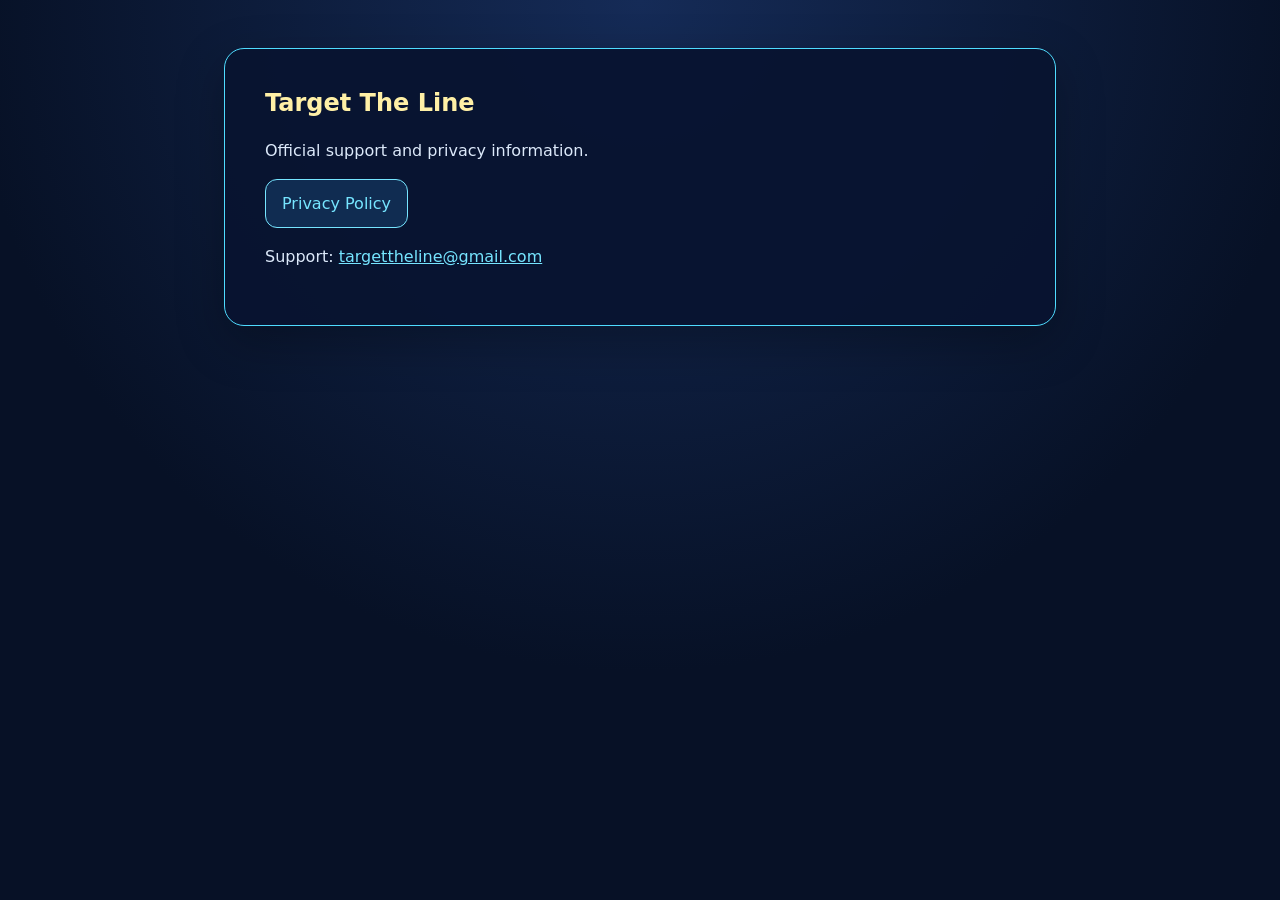
<file: index.html>
<!doctype html>
<html lang="en">
<head>
  <meta charset="utf-8">
  <meta name="viewport" content="width=device-width, initial-scale=1">
  <meta name="description" content="Official support and privacy information for Target The Line.">
  <title>Target The Line — Support and Privacy</title>
  <link rel="stylesheet" href="site.css">
</head>
<body>
  <main>
    <section class="card">
      <h1>Target The Line</h1>
      <p>Official support and privacy information.</p>
      <p><a class="button-link" href="privacy/">Privacy Policy</a></p>
      <p>Support: <a href="mailto:targettheline@gmail.com">targettheline@gmail.com</a></p>
    </section>
  </main>
</body>
</html>
</file>
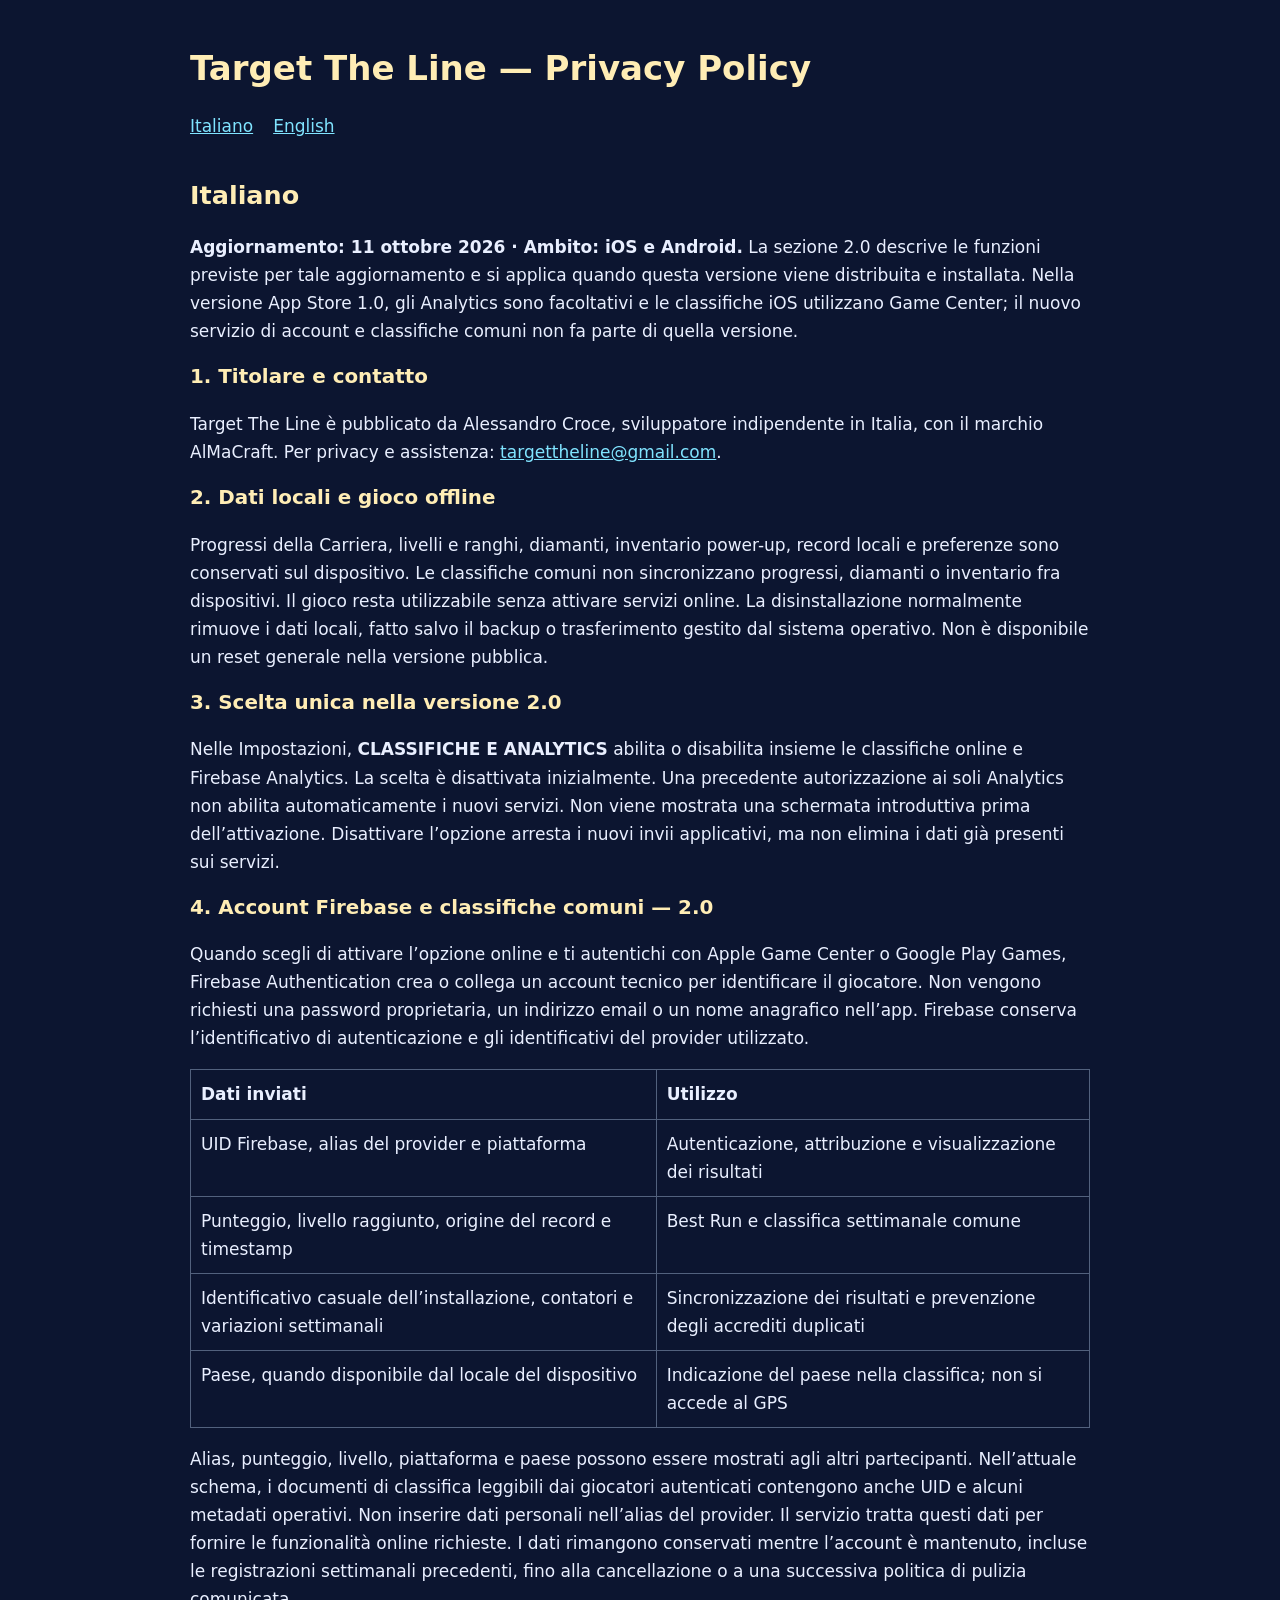
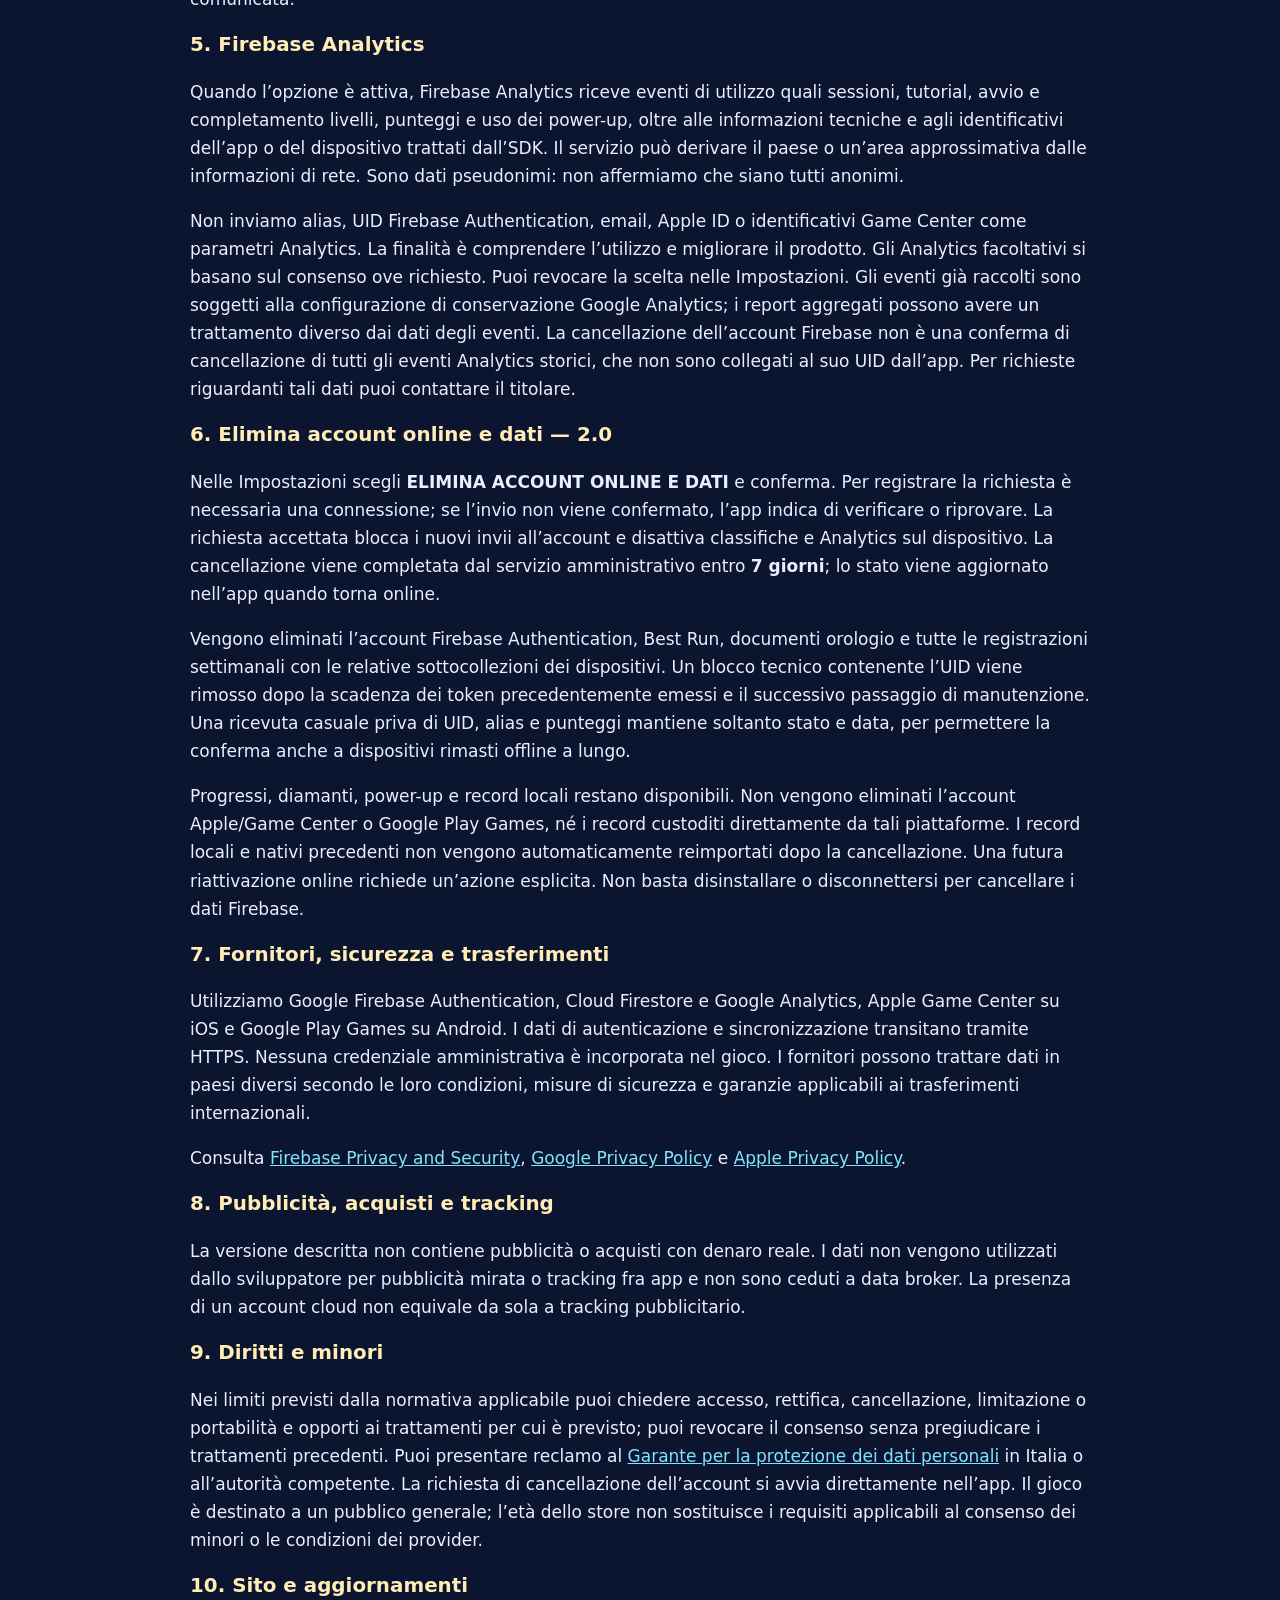
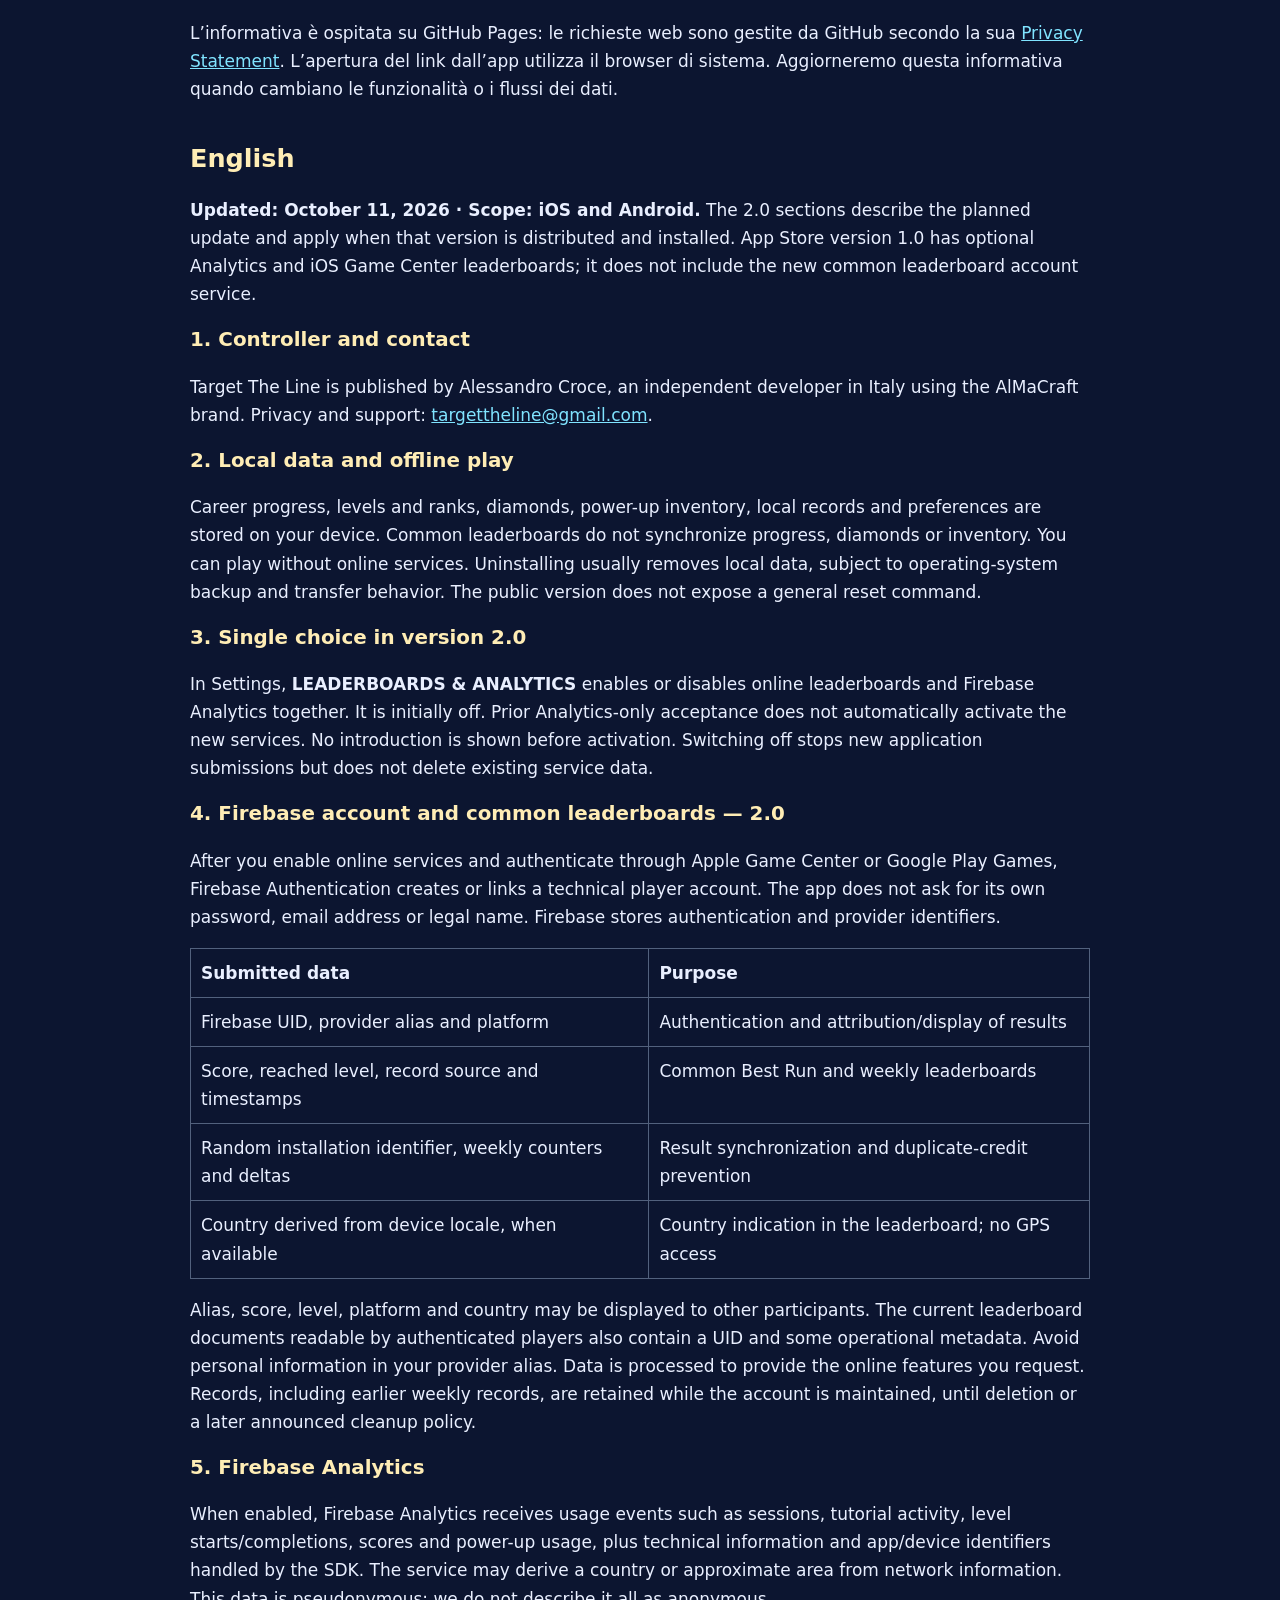
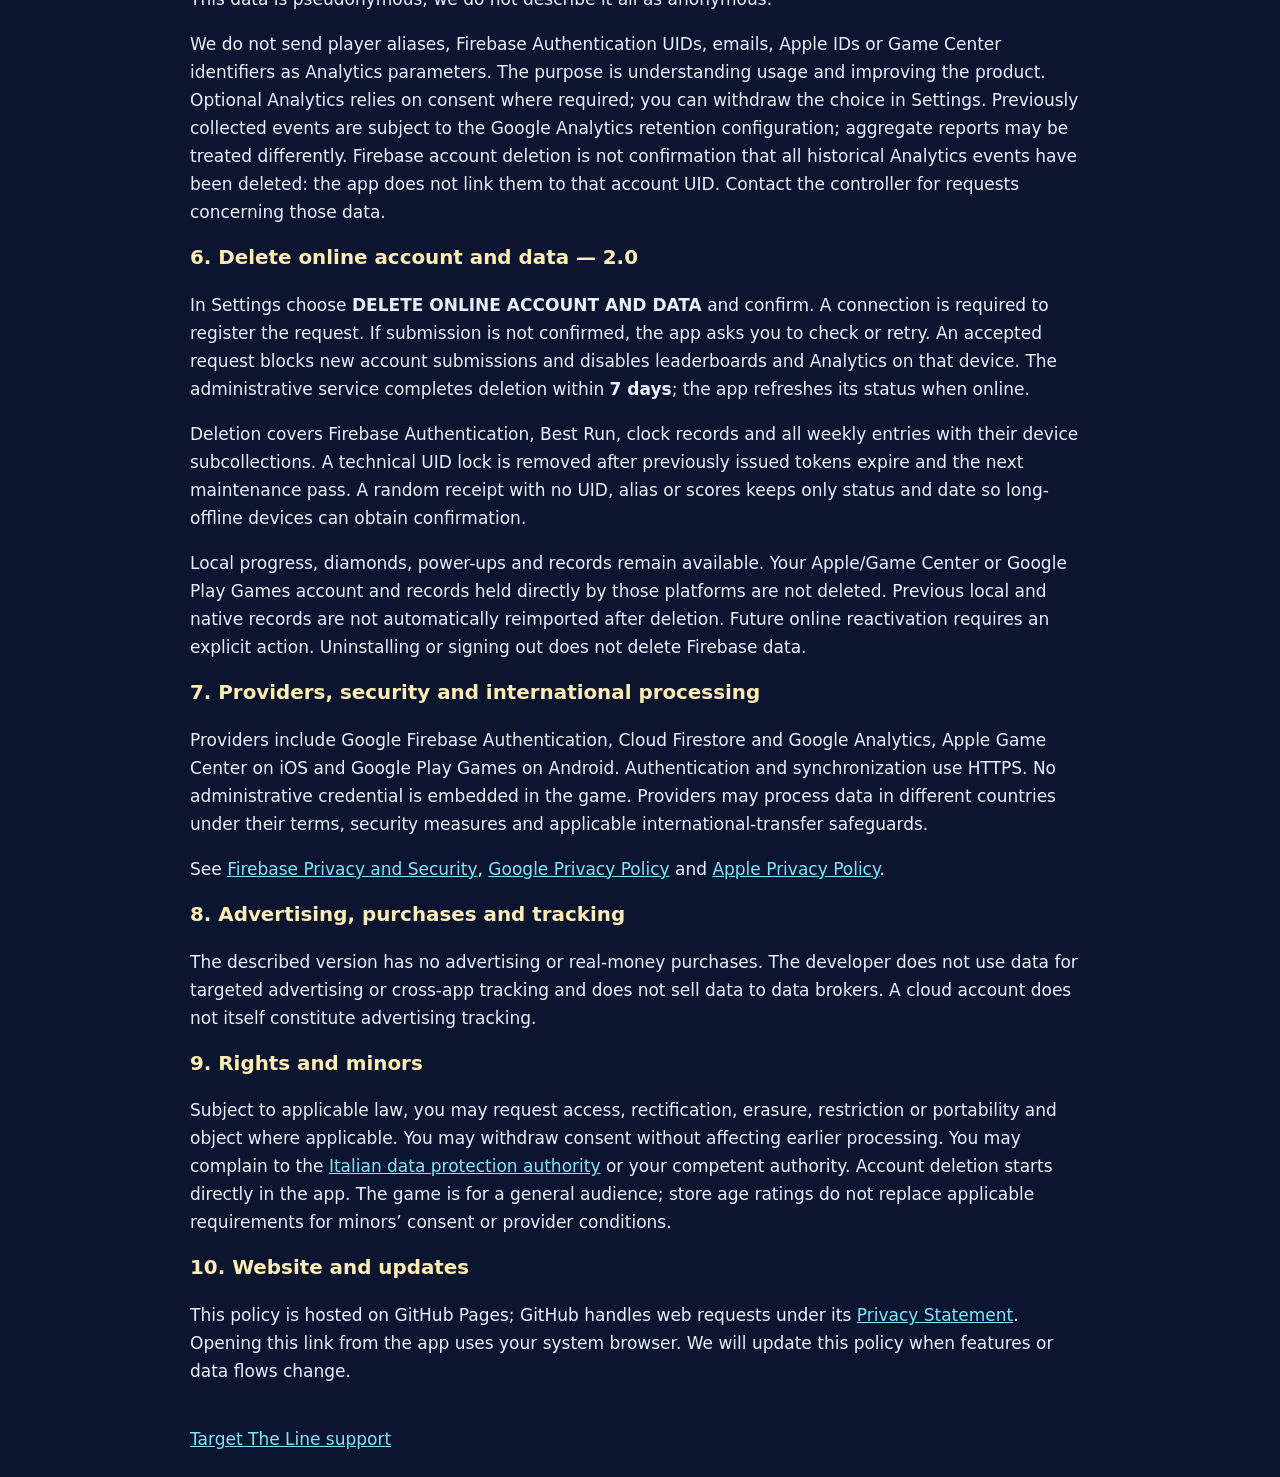
<file: privacy/index.html>
<!doctype html><html lang="it"><head><meta charset="utf-8"><meta name="viewport" content="width=device-width,initial-scale=1"><title>Target The Line — Privacy</title><style>body{margin:0;background:#0c1530;color:#e9efff;font:17px/1.65 system-ui,sans-serif}main{max-width:900px;margin:auto;padding:24px}a{color:#80e4ff}h1,h2,h3{line-height:1.25;color:#ffedb5}table{width:100%;border-collapse:collapse}td,th{padding:10px;border:1px solid #52617d;text-align:left;vertical-align:top}section{margin:40px 0}nav{display:flex;gap:20px}p{overflow-wrap:anywhere}@media(max-width:540px){main{padding:18px}table{font-size:14px}}</style></head><body><main><h1>Target The Line — Privacy Policy</h1><nav><a href="#italiano">Italiano</a><a href="#english">English</a></nav><section id="italiano" lang="it"><h2>Italiano</h2>
<p><strong>Aggiornamento: 11 ottobre 2026 · Ambito: iOS e Android.</strong> La sezione 2.0 descrive le funzioni previste per tale aggiornamento e si applica quando questa versione viene distribuita e installata. Nella versione App Store 1.0, gli Analytics sono facoltativi e le classifiche iOS utilizzano Game Center; il nuovo servizio di account e classifiche comuni non fa parte di quella versione.</p>
<h3>1. Titolare e contatto</h3><p>Target The Line è pubblicato da Alessandro Croce, sviluppatore indipendente in Italia, con il marchio AlMaCraft. Per privacy e assistenza: <a href="mailto:targettheline@gmail.com">targettheline@gmail.com</a>.</p>
<h3>2. Dati locali e gioco offline</h3><p>Progressi della Carriera, livelli e ranghi, diamanti, inventario power-up, record locali e preferenze sono conservati sul dispositivo. Le classifiche comuni non sincronizzano progressi, diamanti o inventario fra dispositivi. Il gioco resta utilizzabile senza attivare servizi online. La disinstallazione normalmente rimuove i dati locali, fatto salvo il backup o trasferimento gestito dal sistema operativo. Non è disponibile un reset generale nella versione pubblica.</p>
<h3>3. Scelta unica nella versione 2.0</h3><p>Nelle Impostazioni, <strong>CLASSIFICHE E ANALYTICS</strong> abilita o disabilita insieme le classifiche online e Firebase Analytics. La scelta è disattivata inizialmente. Una precedente autorizzazione ai soli Analytics non abilita automaticamente i nuovi servizi. Non viene mostrata una schermata introduttiva prima dell’attivazione. Disattivare l’opzione arresta i nuovi invii applicativi, ma non elimina i dati già presenti sui servizi.</p>
<h3>4. Account Firebase e classifiche comuni — 2.0</h3><p>Quando scegli di attivare l’opzione online e ti autentichi con Apple Game Center o Google Play Games, Firebase Authentication crea o collega un account tecnico per identificare il giocatore. Non vengono richiesti una password proprietaria, un indirizzo email o un nome anagrafico nell’app. Firebase conserva l’identificativo di autenticazione e gli identificativi del provider utilizzato.</p>
<table><thead><tr><th>Dati inviati</th><th>Utilizzo</th></tr></thead><tbody><tr><td>UID Firebase, alias del provider e piattaforma</td><td>Autenticazione, attribuzione e visualizzazione dei risultati</td></tr><tr><td>Punteggio, livello raggiunto, origine del record e timestamp</td><td>Best Run e classifica settimanale comune</td></tr><tr><td>Identificativo casuale dell’installazione, contatori e variazioni settimanali</td><td>Sincronizzazione dei risultati e prevenzione degli accrediti duplicati</td></tr><tr><td>Paese, quando disponibile dal locale del dispositivo</td><td>Indicazione del paese nella classifica; non si accede al GPS</td></tr></tbody></table>
<p>Alias, punteggio, livello, piattaforma e paese possono essere mostrati agli altri partecipanti. Nell’attuale schema, i documenti di classifica leggibili dai giocatori autenticati contengono anche UID e alcuni metadati operativi. Non inserire dati personali nell’alias del provider. Il servizio tratta questi dati per fornire le funzionalità online richieste. I dati rimangono conservati mentre l’account è mantenuto, incluse le registrazioni settimanali precedenti, fino alla cancellazione o a una successiva politica di pulizia comunicata.</p>
<h3>5. Firebase Analytics</h3><p>Quando l’opzione è attiva, Firebase Analytics riceve eventi di utilizzo quali sessioni, tutorial, avvio e completamento livelli, punteggi e uso dei power-up, oltre alle informazioni tecniche e agli identificativi dell’app o del dispositivo trattati dall’SDK. Il servizio può derivare il paese o un’area approssimativa dalle informazioni di rete. Sono dati pseudonimi: non affermiamo che siano tutti anonimi.</p><p>Non inviamo alias, UID Firebase Authentication, email, Apple ID o identificativi Game Center come parametri Analytics. La finalità è comprendere l’utilizzo e migliorare il prodotto. Gli Analytics facoltativi si basano sul consenso ove richiesto. Puoi revocare la scelta nelle Impostazioni. Gli eventi già raccolti sono soggetti alla configurazione di conservazione Google Analytics; i report aggregati possono avere un trattamento diverso dai dati degli eventi. La cancellazione dell’account Firebase non è una conferma di cancellazione di tutti gli eventi Analytics storici, che non sono collegati al suo UID dall’app. Per richieste riguardanti tali dati puoi contattare il titolare.</p>
<h3>6. Elimina account online e dati — 2.0</h3><p>Nelle Impostazioni scegli <strong>ELIMINA ACCOUNT ONLINE E DATI</strong> e conferma. Per registrare la richiesta è necessaria una connessione; se l’invio non viene confermato, l’app indica di verificare o riprovare. La richiesta accettata blocca i nuovi invii all’account e disattiva classifiche e Analytics sul dispositivo. La cancellazione viene completata dal servizio amministrativo entro <strong>7 giorni</strong>; lo stato viene aggiornato nell’app quando torna online.</p><p>Vengono eliminati l’account Firebase Authentication, Best Run, documenti orologio e tutte le registrazioni settimanali con le relative sottocollezioni dei dispositivi. Un blocco tecnico contenente l’UID viene rimosso dopo la scadenza dei token precedentemente emessi e il successivo passaggio di manutenzione. Una ricevuta casuale priva di UID, alias e punteggi mantiene soltanto stato e data, per permettere la conferma anche a dispositivi rimasti offline a lungo.</p><p>Progressi, diamanti, power-up e record locali restano disponibili. Non vengono eliminati l’account Apple/Game Center o Google Play Games, né i record custoditi direttamente da tali piattaforme. I record locali e nativi precedenti non vengono automaticamente reimportati dopo la cancellazione. Una futura riattivazione online richiede un’azione esplicita. Non basta disinstallare o disconnettersi per cancellare i dati Firebase.</p>
<h3>7. Fornitori, sicurezza e trasferimenti</h3><p>Utilizziamo Google Firebase Authentication, Cloud Firestore e Google Analytics, Apple Game Center su iOS e Google Play Games su Android. I dati di autenticazione e sincronizzazione transitano tramite HTTPS. Nessuna credenziale amministrativa è incorporata nel gioco. I fornitori possono trattare dati in paesi diversi secondo le loro condizioni, misure di sicurezza e garanzie applicabili ai trasferimenti internazionali.</p><p>Consulta <a href="https://firebase.google.com/support/privacy">Firebase Privacy and Security</a>, <a href="https://policies.google.com/privacy">Google Privacy Policy</a> e <a href="https://www.apple.com/legal/privacy/">Apple Privacy Policy</a>.</p>
<h3>8. Pubblicità, acquisti e tracking</h3><p>La versione descritta non contiene pubblicità o acquisti con denaro reale. I dati non vengono utilizzati dallo sviluppatore per pubblicità mirata o tracking fra app e non sono ceduti a data broker. La presenza di un account cloud non equivale da sola a tracking pubblicitario.</p>
<h3>9. Diritti e minori</h3><p>Nei limiti previsti dalla normativa applicabile puoi chiedere accesso, rettifica, cancellazione, limitazione o portabilità e opporti ai trattamenti per cui è previsto; puoi revocare il consenso senza pregiudicare i trattamenti precedenti. Puoi presentare reclamo al <a href="https://www.garanteprivacy.it/">Garante per la protezione dei dati personali</a> in Italia o all’autorità competente. La richiesta di cancellazione dell’account si avvia direttamente nell’app. Il gioco è destinato a un pubblico generale; l’età dello store non sostituisce i requisiti applicabili al consenso dei minori o le condizioni dei provider.</p>
<h3>10. Sito e aggiornamenti</h3><p>L’informativa è ospitata su GitHub Pages: le richieste web sono gestite da GitHub secondo la sua <a href="https://docs.github.com/en/site-policy/privacy-policies/github-general-privacy-statement">Privacy Statement</a>. L’apertura del link dall’app utilizza il browser di sistema. Aggiorneremo questa informativa quando cambiano le funzionalità o i flussi dei dati.</p></section><section id="english" lang="en"><h2>English</h2>
<p><strong>Updated: October 11, 2026 · Scope: iOS and Android.</strong> The 2.0 sections describe the planned update and apply when that version is distributed and installed. App Store version 1.0 has optional Analytics and iOS Game Center leaderboards; it does not include the new common leaderboard account service.</p>
<h3>1. Controller and contact</h3><p>Target The Line is published by Alessandro Croce, an independent developer in Italy using the AlMaCraft brand. Privacy and support: <a href="mailto:targettheline@gmail.com">targettheline@gmail.com</a>.</p>
<h3>2. Local data and offline play</h3><p>Career progress, levels and ranks, diamonds, power-up inventory, local records and preferences are stored on your device. Common leaderboards do not synchronize progress, diamonds or inventory. You can play without online services. Uninstalling usually removes local data, subject to operating-system backup and transfer behavior. The public version does not expose a general reset command.</p>
<h3>3. Single choice in version 2.0</h3><p>In Settings, <strong>LEADERBOARDS &amp; ANALYTICS</strong> enables or disables online leaderboards and Firebase Analytics together. It is initially off. Prior Analytics-only acceptance does not automatically activate the new services. No introduction is shown before activation. Switching off stops new application submissions but does not delete existing service data.</p>
<h3>4. Firebase account and common leaderboards — 2.0</h3><p>After you enable online services and authenticate through Apple Game Center or Google Play Games, Firebase Authentication creates or links a technical player account. The app does not ask for its own password, email address or legal name. Firebase stores authentication and provider identifiers.</p><table><thead><tr><th>Submitted data</th><th>Purpose</th></tr></thead><tbody><tr><td>Firebase UID, provider alias and platform</td><td>Authentication and attribution/display of results</td></tr><tr><td>Score, reached level, record source and timestamps</td><td>Common Best Run and weekly leaderboards</td></tr><tr><td>Random installation identifier, weekly counters and deltas</td><td>Result synchronization and duplicate-credit prevention</td></tr><tr><td>Country derived from device locale, when available</td><td>Country indication in the leaderboard; no GPS access</td></tr></tbody></table><p>Alias, score, level, platform and country may be displayed to other participants. The current leaderboard documents readable by authenticated players also contain a UID and some operational metadata. Avoid personal information in your provider alias. Data is processed to provide the online features you request. Records, including earlier weekly records, are retained while the account is maintained, until deletion or a later announced cleanup policy.</p>
<h3>5. Firebase Analytics</h3><p>When enabled, Firebase Analytics receives usage events such as sessions, tutorial activity, level starts/completions, scores and power-up usage, plus technical information and app/device identifiers handled by the SDK. The service may derive a country or approximate area from network information. This data is pseudonymous; we do not describe it all as anonymous.</p><p>We do not send player aliases, Firebase Authentication UIDs, emails, Apple IDs or Game Center identifiers as Analytics parameters. The purpose is understanding usage and improving the product. Optional Analytics relies on consent where required; you can withdraw the choice in Settings. Previously collected events are subject to the Google Analytics retention configuration; aggregate reports may be treated differently. Firebase account deletion is not confirmation that all historical Analytics events have been deleted: the app does not link them to that account UID. Contact the controller for requests concerning those data.</p>
<h3>6. Delete online account and data — 2.0</h3><p>In Settings choose <strong>DELETE ONLINE ACCOUNT AND DATA</strong> and confirm. A connection is required to register the request. If submission is not confirmed, the app asks you to check or retry. An accepted request blocks new account submissions and disables leaderboards and Analytics on that device. The administrative service completes deletion within <strong>7 days</strong>; the app refreshes its status when online.</p><p>Deletion covers Firebase Authentication, Best Run, clock records and all weekly entries with their device subcollections. A technical UID lock is removed after previously issued tokens expire and the next maintenance pass. A random receipt with no UID, alias or scores keeps only status and date so long-offline devices can obtain confirmation.</p><p>Local progress, diamonds, power-ups and records remain available. Your Apple/Game Center or Google Play Games account and records held directly by those platforms are not deleted. Previous local and native records are not automatically reimported after deletion. Future online reactivation requires an explicit action. Uninstalling or signing out does not delete Firebase data.</p>
<h3>7. Providers, security and international processing</h3><p>Providers include Google Firebase Authentication, Cloud Firestore and Google Analytics, Apple Game Center on iOS and Google Play Games on Android. Authentication and synchronization use HTTPS. No administrative credential is embedded in the game. Providers may process data in different countries under their terms, security measures and applicable international-transfer safeguards.</p><p>See <a href="https://firebase.google.com/support/privacy">Firebase Privacy and Security</a>, <a href="https://policies.google.com/privacy">Google Privacy Policy</a> and <a href="https://www.apple.com/legal/privacy/">Apple Privacy Policy</a>.</p>
<h3>8. Advertising, purchases and tracking</h3><p>The described version has no advertising or real-money purchases. The developer does not use data for targeted advertising or cross-app tracking and does not sell data to data brokers. A cloud account does not itself constitute advertising tracking.</p>
<h3>9. Rights and minors</h3><p>Subject to applicable law, you may request access, rectification, erasure, restriction or portability and object where applicable. You may withdraw consent without affecting earlier processing. You may complain to the <a href="https://www.garanteprivacy.it/">Italian data protection authority</a> or your competent authority. Account deletion starts directly in the app. The game is for a general audience; store age ratings do not replace applicable requirements for minors’ consent or provider conditions.</p>
<h3>10. Website and updates</h3><p>This policy is hosted on GitHub Pages; GitHub handles web requests under its <a href="https://docs.github.com/en/site-policy/privacy-policies/github-general-privacy-statement">Privacy Statement</a>. Opening this link from the app uses your system browser. We will update this policy when features or data flows change.</p></section><footer><a href="../">Target The Line support</a></footer></main></body></html>
</file>
<file: site.css>
:root {
  color-scheme: dark;
  font-family: system-ui, -apple-system, BlinkMacSystemFont, "Segoe UI", sans-serif;
  background: #071126;
  color: #eef6ff;
  line-height: 1.6;
}

* { box-sizing: border-box; }

body {
  margin: 0;
  min-height: 100vh;
  background: radial-gradient(circle at top, #152b57 0, #071126 42rem);
}

main {
  width: min(100% - 2rem, 52rem);
  margin: 0 auto;
  padding: 3rem 0 5rem;
}

.card {
  background: rgba(8, 20, 48, 0.94);
  border: 1px solid #4fdcff;
  border-radius: 1.25rem;
  padding: clamp(1.25rem, 4vw, 2.5rem);
  box-shadow: 0 1rem 3rem rgba(0, 0, 0, 0.28);
}

h1, h2, h3 { line-height: 1.2; }
h1 { color: #fff0a6; margin-top: 0; }
h2 { color: #78e6ff; margin-top: 2.25rem; }
h3 { color: #c9b2ff; margin-top: 1.5rem; }
p, li { color: #dce9fa; }
a { color: #76e5ff; }
a:hover, a:focus { color: #fff0a6; }

.language-nav {
  display: flex;
  gap: 1rem;
  flex-wrap: wrap;
  margin: 1.5rem 0 2rem;
}

.language-nav a, .button-link {
  display: inline-block;
  border: 1px solid #76e5ff;
  border-radius: 0.75rem;
  padding: 0.65rem 1rem;
  text-decoration: none;
  background: #102c51;
}

.summary {
  border-left: 0.25rem solid #68f1c6;
  padding: 0.8rem 1rem;
  background: rgba(28, 88, 82, 0.24);
}

table { width: 100%; border-collapse: collapse; }
th, td { border: 1px solid #345078; padding: 0.75rem; text-align: left; vertical-align: top; }
th { background: #102c51; color: #fff0a6; }
.muted, footer { color: #a8b8cf; }
.language-section + .language-section { border-top: 1px solid #345078; margin-top: 3rem; padding-top: 2rem; }
footer { margin-top: 2rem; }

@media (max-width: 42rem) {
  main { width: min(100% - 1rem, 52rem); padding: 0.5rem 0 2rem; }
  .card { border-radius: 0.9rem; padding: 1rem; }
  table, thead, tbody, tr, th, td { display: block; }
  thead { position: absolute; width: 1px; height: 1px; overflow: hidden; clip: rect(0 0 0 0); }
  tr { border: 1px solid #345078; margin-bottom: 0.8rem; }
  th, td { border: 0; }
  td::before { content: attr(data-label); display: block; color: #fff0a6; font-weight: 700; margin-bottom: 0.25rem; }
}
</file>
